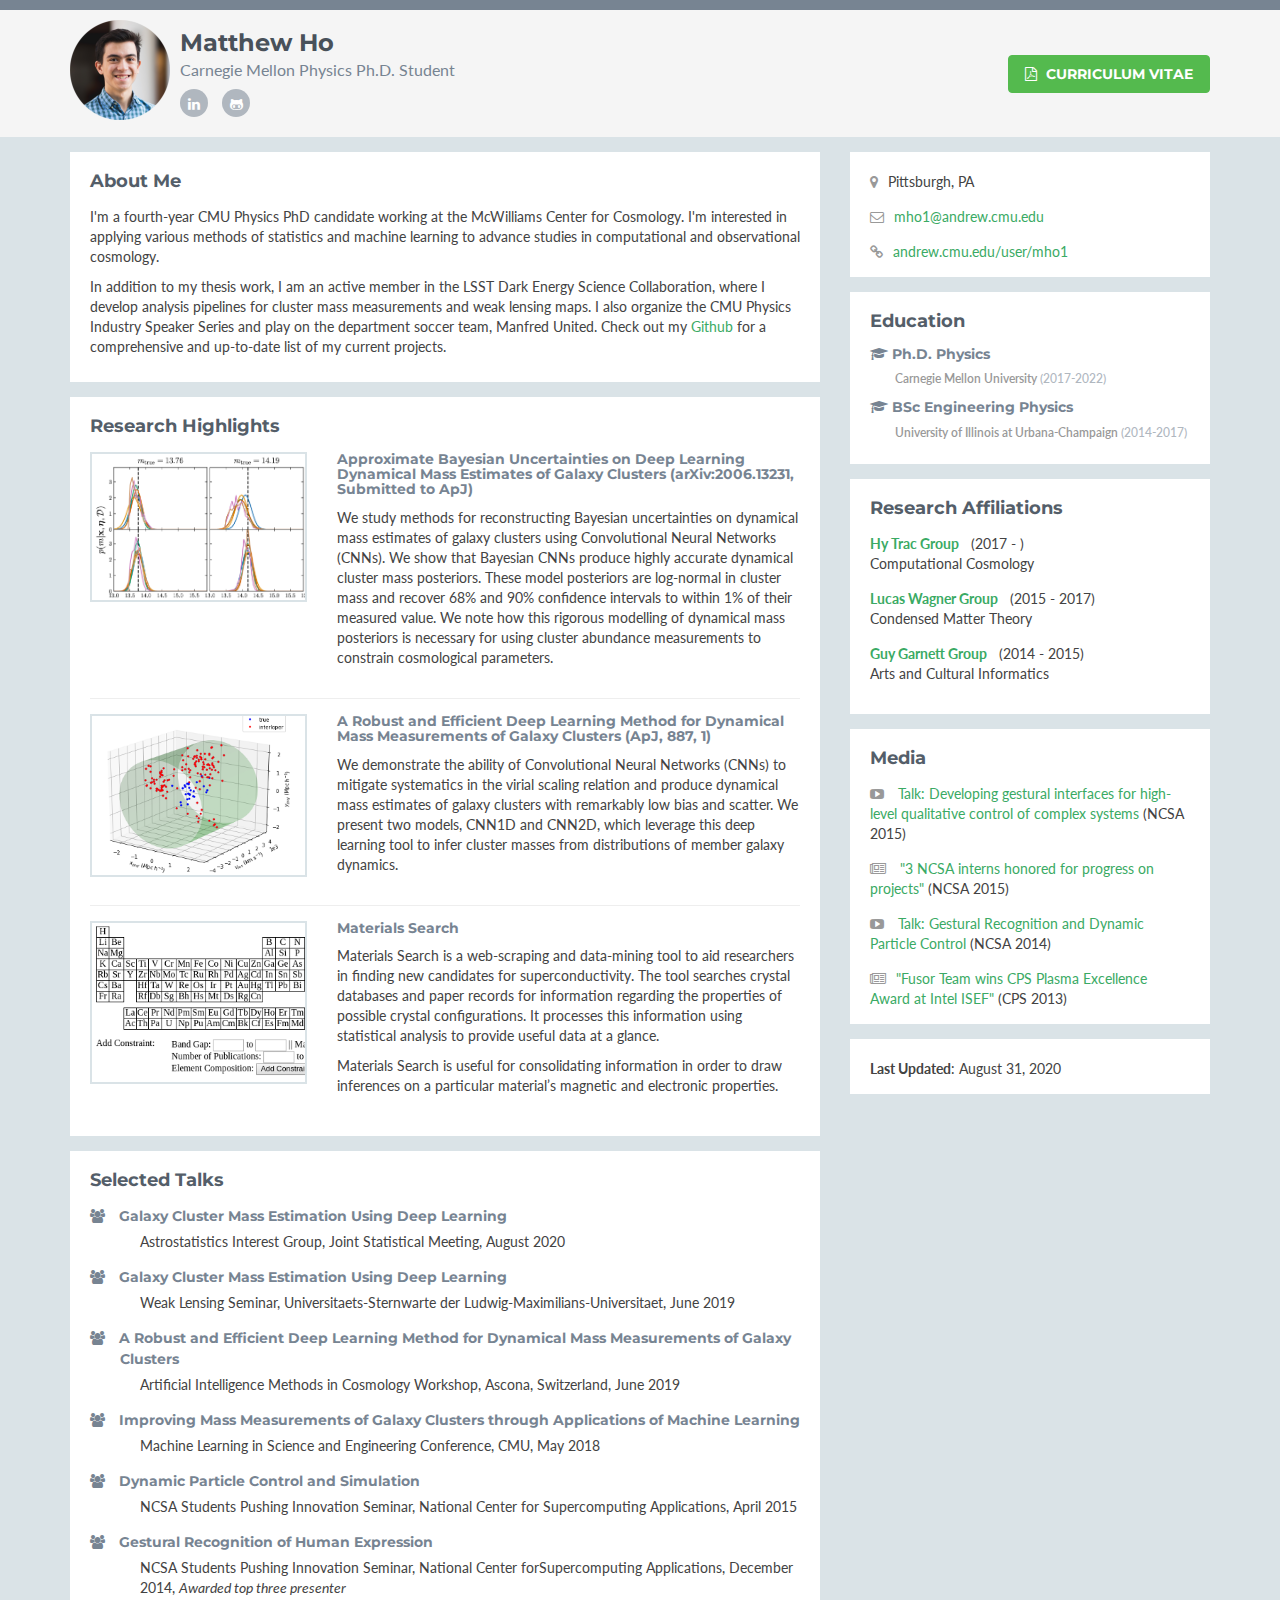
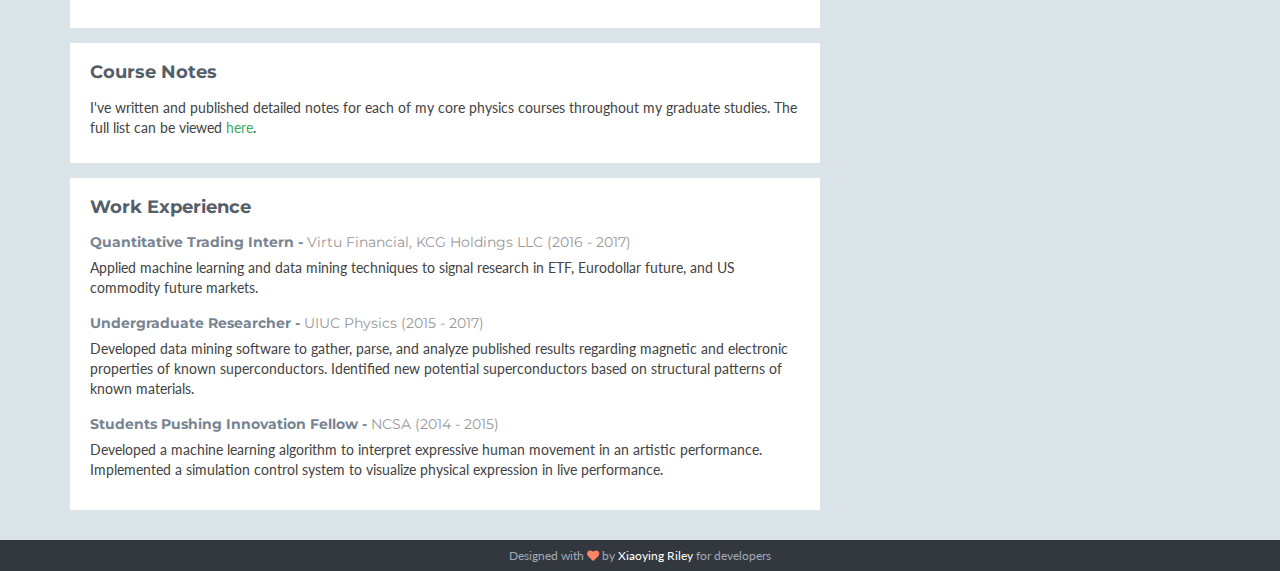
<file: index.html>
<!DOCTYPE html>
<!--[if IE 8]> <html lang="en" class="ie8"> <![endif]-->  
<!--[if IE 9]> <html lang="en" class="ie9"> <![endif]-->  
<!--[if !IE]><!--> <html lang="en"> <!--<![endif]-->  
<head>
    <title>Matthew Ho</title>
    <!-- Meta -->
    <meta charset="utf-8">
    <meta http-equiv="X-UA-Compatible" content="IE=edge">
    <meta name="viewport" content="width=device-width, initial-scale=1.0">
    <!-- <meta name="description" content="Responsive HTML5 Website Landing Page for Developers">
    <meta name="author" content="Xiaoying Riley at 3rd Wave Media">    
    <link rel="shortcut icon" href="favicon.ico">  -->
    <link href='http://fonts.googleapis.com/css?family=Lato:300,400,300italic,400italic' rel='stylesheet' type='text/css'>
    <link href='http://fonts.googleapis.com/css?family=Montserrat:400,700' rel='stylesheet' type='text/css'> 
    <!-- Global CSS -->
    <link rel="stylesheet" href="assets/plugins/bootstrap/css/bootstrap.min.css">   
    <!-- Plugins CSS -->
    <link rel="stylesheet" href="assets/plugins/font-awesome/css/font-awesome.css">
    
    <!-- Theme CSS -->  
    <link id="theme-style" rel="stylesheet" href="assets/css/styles.css">
    <!-- HTML5 shim and Respond.js for IE8 support of HTML5 elements and media queries -->
    <!--[if lt IE 9]>
      <script src="https://oss.maxcdn.com/html5shiv/3.7.2/html5shiv.min.js"></script>
      <script src="https://oss.maxcdn.com/respond/1.4.2/respond.min.js"></script>
    <![endif]-->
    
</head> 

<body>
    <!-- ******HEADER****** --> 
    <header class="header">
        <div class="container">                       
            <img class="profile-image img-responsive pull-left" src="assets/images/matt.png" alt="Matt Ho" />
            <div class="profile-content pull-left">
                <h1 class="name">Matthew Ho</h1>
                <h2 class="desc">Carnegie Mellon Physics Ph.D. Student</h2>   
                <ul class="social list-inline">
                    <li><a href="https://www.linkedin.com/in/matthewho3/"><i class="fa fa-linkedin"></i></a></li>
                    <li><a href="https://github.com/maho3"><i class="fa fa-github-alt"></i></a></li>               
                </ul> 
            </div><!--//profile-->
            <a class="btn btn-cta-primary pull-right" href="assets/doc/Ho_Matthew_CV.pdf" target="_blank"><i class="fa fa-file-pdf-o"></i> Curriculum Vitae </a>              
        </div><!--//container-->
    </header><!--//header-->
    
    <div class="container sections-wrapper">
        <div class="row">
            <div class="primary col-md-8 col-sm-12 col-xs-12">
                <section class="about section">
                    <div class="section-inner">
                        <h2 class="heading">About Me</h2>
                        <div class="content">
				<p> I'm a fourth-year CMU Physics PhD candidate working at the McWilliams Center for Cosmology. I'm interested in applying various methods of statistics and machine learning to advance studies in computational and observational cosmology. </p>
                            <p>In addition to my thesis work, I am an active member in the LSST Dark Energy Science Collaboration, where I develop analysis pipelines for cluster mass measurements and weak lensing maps. I also organize the CMU Physics Industry Speaker Series and play on the department soccer team, Manfred United. Check out my <a href="https://github.com/maho3" target="_blank">Github</a> for a comprehensive and up-to-date list of my current projects.</p>
                         
                        </div><!--//content-->
                    </div><!--//section-inner-->                 
                </section><!--//section-->
    
               <section class="latest section">
                    <div class="section-inner">
                        <h2 class="heading">Research Highlights</h2>
                        <div class="content">
                            <div class="item row">
                                <a class="col-md-4 col-sm-4 col-xs-12" href="https://ui.adsabs.harvard.edu/abs/2020arXiv200613231H/abstract" target="_blank">
                                <img class="img-responsive project-image" style="border: #DAE3E7 2px solid" src="assets/images/projects/approx_bayes.png" alt="approx_bayes" />
                                </a>
                                <div class="desc col-md-8 col-sm-8 col-xs-12">
                                    <h3 class="title text-left">Approximate Bayesian Uncertainties on Deep Learning Dynamical Mass Estimates of Galaxy Clusters (<a href="https://ui.adsabs.harvard.edu/abs/2020arXiv200613231H/abstract" target="_blank">arXiv:2006.13231</a>, Submitted to ApJ)</h3>
                                    <div class="desc text-left"> 
                                        <p>We study methods for reconstructing Bayesian uncertainties on dynamical mass estimates of galaxy clusters using Convolutional Neural Networks (CNNs). We show that Bayesian CNNs produce highly accurate dynamical cluster mass posteriors. These model posteriors are log-normal in cluster mass and recover 68% and 90% confidence intervals to within 1% of their measured value. We note how this rigorous modelling of dynamical mass posteriors is necessary for using cluster abundance measurements to constrain cosmological parameters.</p>
                                    </div>
                                </div><!--//desc-->                          
                            </div><!--//item--> 
                            <hr class="divider" />  
                            <div class="item row">
                                <a class="col-md-4 col-sm-4 col-xs-12" href="https://ui.adsabs.harvard.edu/abs/2019ApJ...887...25H" target="_blank">
                                <img class="img-responsive project-image" style="border: #DAE3E7 2px solid" src="assets/images/projects/halo_cnn_small.png" alt="halo_cnn" />
                                </a>
                                <div class="desc col-md-8 col-sm-8 col-xs-12">
                                    <h3 class="title text-left">A Robust and Efficient Deep Learning Method for Dynamical Mass Measurements of Galaxy Clusters (<a href="https://ui.adsabs.harvard.edu/abs/2019ApJ...887...25H" target="_blank">ApJ, 887, 1</a>)</h3>
                                    <div class="desc text-left"> 
                                        <p>We demonstrate the ability of Convolutional Neural Networks (CNNs) to mitigate systematics in the virial scaling relation and produce dynamical mass estimates of galaxy clusters with remarkably low bias and scatter. We present two models, CNN1D and CNN2D, which leverage this deep learning tool to infer cluster masses from distributions of member galaxy dynamics.</p>
                                    </div>
                                </div><!--//desc-->                          
                            </div><!--//item--> 
                            <hr class="divider" />
                            
                            <div class="item row">
                                <a class="col-md-4 col-sm-8 col-xs-12" href="https://github.com/maho3/materialsSearch" target="_blank">
                                <img class="img-responsive project-image" style="border: #DAE3E7 2px solid" src="assets/images/projects/materials_search_small.png" alt="gravipillars" />
                                </a>
                                <div class="desc col-sm-8 col-md-8 col-xs-12">
                                    <h3 class="title text-left"><a href="https://github.com/maho3/materialsSearch" target="_blank"> Materials Search </a></h3>
                                    <div class="desc text-left"> 
                                        <p>Materials Search is a web-scraping and data-mining tool to aid researchers in finding new candidates for superconductivity. The tool searches crystal databases and paper records for information regarding the properties of possible crystal configurations. It processes this information using statistical analysis to provide useful data at a glance. </p>
    <p>Materials Search is useful for consolidating information in order to draw inferences on a particular material’s magnetic and electronic properties.</p>
                                    </div><!--//desc--> 
                                </div><!--//desc-->                          
                            </div><!--//item--> 
                                        
                        </div><!--//content-->  
                    </div><!--//section-inner-->                 
                </section><!--//section-->
                <!--
                <section class="projects section">
                    <div class="section-inner">
                        <h2 class="heading">Other Projects</h2>
			Coming soon!
                        <div class="content">
                            <div class="item">
                                <h3 class="title"><a href="#">Project Title Cras Lacus</a></h3>
                                <p class="summary">Provide a brief description of your project. Ut enim ad minima veniam, quis nostrum exercitationem ullam corporis suscipit laboriosam, nisi ut aliquid ex ea commodi consequatu.</p>
                                <p><a class="more-link" href="http://themes.3rdwavemedia.com/website-templates/responsive-bootstrap-theme-for-mobile-apps-delta/" target="_blank"><i class="fa fa-external-link"></i> Find out more</a></p>
                            </div>
                            
                            <a class="btn btn-cta-secondary" href="#">More on CoderWall <i class="fa fa-chevron-right"></i></a>
                            
                        </div> 
                    </div>             
                </section>-->
               <section class="experience section">
                    <div class="section-inner">
                        <h2 class="heading">Selected Talks</h2>
                        <div class="content">
                            <div class="item">
                                <h3 class="title" style="padding-left: 30px; text-indent: -15px"><i class="fa fa-group" style="padding-right: 10px"></i> Galaxy Cluster Mass Estimation Using Deep Learning</h3>
                                <p style="padding-left: 50px"> Astrostatistics Interest Group, Joint Statistical Meeting, August 2020 </p>
                            </div><!--//item-->
                            <div class="item">
                                <h3 class="title" style="padding-left: 30px; text-indent: -15px"><i class="fa fa-group" style="padding-right: 10px"></i> Galaxy Cluster Mass Estimation Using Deep Learning</h3>
                                <p style="padding-left: 50px"> Weak Lensing Seminar, Universitaets-Sternwarte der Ludwig-Maximilians-Universitaet, June 2019 </p>
                            </div><!--//item-->
                            <div class="item">
                                <h3 class="title" style="padding-left: 30px; text-indent: -15px"><i class="fa fa-group" style="padding-right: 10px"></i>  A Robust and Efficient Deep Learning Method for Dynamical Mass Measurements of Galaxy Clusters</h3>
                                <p style="padding-left: 50px"> Artificial Intelligence Methods in Cosmology Workshop, Ascona, Switzerland, June 2019 </p>
                            </div><!--//item-->
                            <div class="item">
                                <h3 class="title" style="padding-left: 30px; text-indent: -15px"><i class="fa fa-group" style="padding-right: 10px"></i>  Improving Mass Measurements of Galaxy Clusters through Applications of Machine Learning</h3>
                                <p style="padding-left: 50px">  Machine Learning in Science and Engineering Conference, CMU, May 2018 </p>
                            </div><!--//item-->
                            <div class="item">
                                <h3 class="title" style="padding-left: 30px; text-indent: -15px"><i class="fa fa-group" style="padding-right: 10px"></i>  Dynamic Particle Control and Simulation</h3>
                                <p style="padding-left: 50px"> NCSA Students Pushing  Innovation Seminar, National Center for Supercomputing Applications, April 2015 </p>
                            </div><!--//item-->
                            <div class="item">
                                <h3 class="title" style="padding-left: 30px; text-indent: -15px"><i class="fa fa-group" style="padding-right: 10px"></i>  Gestural Recognition of Human Expression</h3>
                                <p style="padding-left: 50px">  NCSA Students Pushing Innovation Seminar, National Center forSupercomputing Applications, December 2014, <i>Awarded top three presenter</i> </p>
                            </div><!--//item-->
                            
                        </div><!--//content-->  
                    </div><!--//section-inner-->                 
                </section><!--//section-->
               
                <section class="projects section">
                    <div class="section-inner">
                        <h2 class="heading">Course Notes</h2>
                        <div class="content">
                            <p>I've written and published detailed notes for each of my core physics courses throughout my graduate studies. The full list can be viewed <a href="https://github.com/maho3/course-notes">here</a>.
                            
                        </div><!--//content-->  
                    </div><!--//section-inner-->                 
                </section><!--//section-->
                
                <section class="experience section">
                    <div class="section-inner">
                        <h2 class="heading">Work Experience</h2>
                        <div class="content">
                            <div class="item">
                                <h3 class="title">Quantitative Trading Intern - <span class="place"><a href="#">Virtu Financial, KCG Holdings LLC</a></span> <span class="year">(2016 - 2017)</span></h3>
                                <p>Applied machine learning and data mining techniques to signal research in ETF, Eurodollar future, and US commodity future markets.</p>
                            </div><!--//item-->
                            <div class="item">
                                <h3 class="title">Undergraduate Researcher - <span class="place"><a href="#">UIUC Physics</a></span> <span class="year">(2015 - 2017)</span></h3>
                                <p>Developed data mining software to gather, parse, and analyze published results regarding magnetic and electronic properties of known superconductors. Identified new potential superconductors based on structural patterns of known materials.</p>
                            </div><!--//item-->
                            
                            <div class="item">
                                <h3 class="title">Students Pushing Innovation Fellow - <span class="place"><a href="#">NCSA</a></span> <span class="year">(2014 - 2015)</span></h3>
                                <p>Developed a machine learning algorithm to interpret expressive human movement in an artistic performance. Implemented a simulation control system to visualize physical expression in live performance.</p>
                            </div><!--//item-->
                            
                        </div><!--//content-->  
                    </div><!--//section-inner-->                 
                </section><!--//section-->
            </div><!--//primary-->
            <div class="secondary col-md-4 col-sm-12 col-xs-12">
                 <aside class="info aside section">
                    <div class="section-inner">
                        <h2 class="heading sr-only">Basic Information</h2>
                        <div class="content">
                            <ul class="list-unstyled">
                                <li><i class="fa fa-map-marker"></i><span class="sr-only">Location:</span>Pittsburgh, PA</li>
                                <li><i class="fa fa-envelope-o"></i><span class="sr-only">Email:</span><a href="#">mho1@andrew.cmu.edu</a></li>
                                <li><i class="fa fa-link"></i><span class="sr-only">Website:</span><a href="https://www.andrew.cmu.edu/user/mho1">andrew.cmu.edu/user/mho1</a></li>
                            </ul>
                        </div><!--//content-->  
                    </div><!--//section-inner-->                 
                </aside><!--//aside-->
                
                <aside class="education aside section">
                    <div class="section-inner">
                        <h2 class="heading">Education</h2>
                        <div class="content">
                            <div class="item">                      
                                <h3 class="title"><i class="fa fa-graduation-cap"></i> Ph.D. Physics</h3>
                                <h4 class="university">Carnegie Mellon University <span class="year">(2017-2022)</span></h4>
                            </div><!--//item-->
                            <div class="item">
                                <h3 class="title"><i class="fa fa-graduation-cap"></i> BSc Engineering Physics</h3>
                                <h4 class="university">University of Illinois at Urbana-Champaign <span class="year">(2014-2017)</span></h4>
                            </div><!--//item-->
                        </div><!--//content-->
                    </div><!--//section-inner-->
                </aside><!--//section-->
                            
                <aside class="affiliations aside section">
                    <div class="section-inner">
                        <h2 class="heading">Research Affiliations</h2>
                        <div class="content">
                            <ul class="list-unstyled">
                                <li class="item">
                                    <span class="title"><a href="http://www.andrew.cmu.edu/user/hytrac/home.html" target="_blank"><strong>Hy Trac Group</strong></a></span> &nbsp (2017 - )<br>
				    <span class="level">Computational Cosmology </span>
                                </li><!--//item-->
                                <li class="item">
                                    <span class="title"><a href="http://wagner.physics.illinois.edu/" target="_blank"><strong>Lucas Wagner Group</strong></a></span> &nbsp (2015 - 2017)<br>
				    <span class="level">Condensed Matter Theory</span>
                                </li><!--//item-->
				<li class="item">
                                    <span class="title"><a href="http://edream.illinois.edu/education/fiddler-innovation-fellowship" target="_blank"><strong>Guy Garnett Group</strong></a></span> &nbsp (2014 - 2015)<br>
				    <span class="level">Arts and Cultural Informatics</span>
                                </li><!--//item-->
                            </ul>
                        </div><!--//content-->
                    </div><!--//section-inner-->
                </aside><!--//section-->
                
                
                <aside class="info aside section">
                    <div class="section-inner">
                        <h2 class="heading">Media</h2>
                        <div class="content">
                            <ul class="list-unstyled">
				<li><i class="fa fa-youtube-play"></i> <a href="https://www.youtube.com/watch?v=E_iYQXUGV40" target="_blank"> Talk: Developing gestural interfaces for high-level qualitative control of complex systems</a> (NCSA 2015)</li>
                                <li><i class="fa fa-newspaper-o"></i> <a href="http://www.ncsa.illinois.edu/news/story/3_ncsa_interns_honored_for_progress_on_projects" target="_blank">"3 NCSA interns honored for progress on projects"</a> (NCSA 2015)</li>
				<li><i class="fa fa-youtube-play"></i> <a href="https://www.youtube.com/watch?v=3n-mqe8fx-o" target="_blank"> Talk: Gestural Recognition and Dynamic Particle Control</a> (NCSA 2014)</li>
                                <li><i class="fa fa-newspaper-o"></i><a href="http://www.plasmacoalition.org/plasma_pages/pp_jul2013.htm" target="_blank">"Fusor Team wins CPS Plasma Excellence Award at Intel ISEF"</a> (CPS 2013)</li>
                            </ul>
                        </div><!--//content-->
                    </div><!--//section-inner-->
                </aside><!--//section-->
              <aside class="info aside section">
                    <div class="section-inner">
                        <h2 class="heading sr-only">Last Updated</h2>
                        <div class="content">
                            <b>Last Updated</b>: August 31, 2020
                        </div><!--//content-->  
                    </div><!--//section-inner-->                 
                </aside><!--//aside-->

            </div><!--//secondary-->    
        </div><!--//row-->
    </div><!--//masonry-->
    
    <!-- ******FOOTER****** --> 
    <footer class="footer">
        <div class="container text-center">
                <!--/* This template is released under the Creative Commons Attribution 3.0 License. Please keep the attribution link below when using for your own project. Thank you for your support. :) If you'd like to use the template without the attribution, you can check out other license options via our website: themes.3rdwavemedia.com */-->
                <small class="copyright">Designed with <i class="fa fa-heart"></i> by <a href="http://themes.3rdwavemedia.com" target="_blank">Xiaoying Riley</a> for developers</small>
        </div><!--//container-->
    </footer><!--//footer-->
 
    <!-- Javascript -->          
    <script type="text/javascript" src="assets/plugins/jquery-1.11.3.min.js"></script>
    <script type="text/javascript" src="assets/plugins/bootstrap/js/bootstrap.min.js"></script>    
    <script type="text/javascript" src="assets/plugins/jquery-rss/dist/jquery.rss.min.js"></script> 
</body>
</html>
</file>
<file: assets/css/styles.css>
/*   
 * Template Name: Developer - Responsive Website Template for Developers
 * Version: 1.5
 * Author: Xiaoying Riley
 * Twitter: @3rdwave_themes
 * License: Creative Commons Attribution 3.0 License
 * Website: http://themes.3rdwavemedia.com/
*/
/* ======= Base ======= */
body {
  font-family: 'Lato', arial, sans-serif;
  color: #434343;
  background: #DAE3E7;
  font-size: 14px;
  -webkit-font-smoothing: antialiased;
  -moz-osx-font-smoothing: grayscale;
}
h1,
h2,
h3,
h4,
h5,
h6 {
  font-family: 'Montserrat', sans-serif;
  font-weight: 700;
  color: #778492;
}
a {
  color: #3AAA64;
  -webkit-transition: all 0.4s ease-in-out;
  -moz-transition: all 0.4s ease-in-out;
  -ms-transition: all 0.4s ease-in-out;
  -o-transition: all 0.4s ease-in-out;
}
a:hover {
  text-decoration: underline;
  color: #5f6b77;
  color: #2d844e;
}
a:focus {
  text-decoration: none;
}
.btn,
a.btn {
  -webkit-transition: all 0.4s ease-in-out;
  -moz-transition: all 0.4s ease-in-out;
  -ms-transition: all 0.4s ease-in-out;
  -o-transition: all 0.4s ease-in-out;
  font-family: 'Montserrat', arial, sans-serif;
  padding: 8px 16px;
  font-weight: bold;
}
.btn .fa,
a.btn .fa {
  margin-right: 5px;
}
.btn:focus,
a.btn:focus {
  color: #fff;
}
a.btn-cta-primary,
.btn-cta-primary {
  background: #54ba4e;
  border: 1px solid #54ba4e;
  color: #fff;
  font-weight: 600;
  text-transform: uppercase;
}
a.btn-cta-primary:hover,
.btn-cta-primary:hover {
  background: #49ac43;
  border: 1px solid #49ac43;
  color: #fff;
}
a.btn-cta-secondary,
.btn-cta-secondary {
  background: #479FC8;
  border: 1px solid #479FC8;
  color: #fff;
  font-weight: 600;
  text-transform: uppercase;
}
a.btn-cta-secondary:hover,
.btn-cta-secondary:hover {
  background: #3893bd;
  border: 1px solid #3893bd;
  color: #fff;
}
.text-highlight {
  color: #32383e;
}
.label-theme {
  background: #3AAA64;
  font-size: 12px;
}
a.dotted-link {
  border-bottom: 1px dotted #778492;
  color: #778492;
}
a.dotted-link:hover {
  text-decoration: none;
  color: #49515a;
}
/*
iframe {

    .header {
        padding: 0;
    }
}

.iframe-wrapper {
    overflow: auto;
    -webkit-overflow-scrolling:touch;
}
*/
/* ======= Header ======= */
.header {
  padding: 10px 0;
  background: #f5f5f5;
  border-top: 10px solid #778492;
}
.header .btn {
  margin-top: 35px;
  font-weight: bold;
}
.header .profile-image {
  margin-right: 10px;
  width: 100px;
}
.header .profile-content .name {
  color: #49515a;
  font-size: 24px;
  margin-bottom: 5px;
  margin-top: 10px;
}
.header .profile-content .desc {
  color: #778492;
  font-family: "Lato", arial, sans-serif;
  font-weight: 400;
  font-size: 16px;
  margin-top: 0;
  margin-bottom: 10px;
}
.header .profile-content .social a {
  background: #b0b7bf;
  width: 28px;
  height: 28px;
  display: inline-block;
  -webkit-border-radius: 50%;
  -moz-border-radius: 50%;
  -ms-border-radius: 50%;
  -o-border-radius: 50%;
  border-radius: 50%;
  -moz-background-clip: padding;
  -webkit-background-clip: padding-box;
  background-clip: padding-box;
  color: #fff;
  text-align: center;
}
.header .profile-content .social a:hover {
  background: #778492;
}
.header .profile-content .social a .fa {
  font-size: 14px;
  padding-top: 8px;
}
/* ======= Sections======= */
.sections-wrapper {
  padding-top: 15px;
  padding-bottom: 15px;
}
.section {
  margin-bottom: 15px;
}
.section .section-inner {
  background: #fff;
  padding: 20px;
  padding-bottom: 15px;
}
.section .heading {
  margin-top: 0;
  margin-bottom: 15px;
  color: #545e69;
  font-size: 18px;
}
.section .content .more-link .fa {
  margin-right: 5px;
  font-size: 12px;
}
/* About Section */
/* Latest Section */
.latest .item {
  margin-bottom: 15px;
}
.latest .item .title {
  font-size: 14px;
  margin-top: 0;
}
.latest .item .title .label {
  margin-left: 5px;
  font-size: 12px;
}
.latest .item .title a {
  color: #778492;
}
.latest .item .title a:hover {
  color: #5f6b77;
}
.latest .item .project-image:hover {
  -webkit-opacity: 0.8;
  -moz-opacity: 0.8;
  opacity: 0.8;
}
.latest .divider {
  margin-bottom: 15px;
}
.latest .featured {
  margin-bottom: 15px;
}
.latest .featured .title {
  margin-bottom: 5px;
  font-size: 14px;
}
.latest .featured .summary {
  margin-bottom: 10px;
  color: #778492;
}
.latest .featured img {
  margin-bottom: 10px;
}
.latest .featured .desc {
  margin-bottom: 10px;
}
.latest .featured-image {
  position: relative;
}
.latest .featured-image .text {
  background: #3AAA64;
  color: #fff;
}
.latest .featured-image .ribbon {
  position: absolute;
  top: -4px;
  right: -4px;
  width: 110px;
  height: 110px;
  overflow: hidden;
}
.latest .featured-image .ribbon .text {
  font-family: 'Montserrat', sans-serif;
  position: relative;
  left: -8px;
  top: 18px;
  width: 158px;
  padding: 10px 10px;
  font-size: 12px;
  font-weight: bold;
  text-align: center;
  text-transform: uppercase;
  color: #fff;
  background-color: #479FC8;
  -webkit-transform: rotate(45deg) translate3d(0, 0, 0);
  -moz-transform: rotate(45deg) translate3d(0, 0, 0);
  -ms-transform: rotate(45deg) translate3d(0, 0, 0);
  -o-transform: rotate(45deg) translate3d(0, 0, 0);
}
.latest .featured-image .ribbon .text:before,
.latest .featured-image .ribbon .text:after {
  content: '';
  position: absolute;
  bottom: -5px;
  border-top: 5px solid #276582;
  border-left: 5px solid transparent;
  border-right: 5px solid transparent;
}
.latest .featured-image .ribbon .text:before {
  left: 0;
}
.latest .featured-image .ribbon .text:after {
  right: 0;
}
/* Projects Section */
.projects .item {
  margin-bottom: 15px;
}
.projects .item .title {
  font-size: 14px;
  margin-top: 0;
  margin-bottom: 15px;
  line-height: 1.5;
}
.projects .item .title a {
  color: #778492;
}
.projects .item .title a:hover {
  color: #5f6b77;
}
/* Work Section */
.experience .item {
  margin-bottom: 15px;
}
.experience .item .title {
  font-size: 14px;
  margin-top: 0;
  margin-bottom: 5px;
  line-height: 1.5;
}
.experience .item .title .place {
  color: #999;
  font-weight: normal;
}
.experience .item .title .place a {
  color: #999;
}
.experience .item .title .place a:hover {
  color: #666666;
}
.experience .item .title .year {
  color: #999;
  font-weight: normal;
}
/* Git section */
.github-graph {
  margin-bottom: 30px;
}
.github-graph .js-calendar-graph-svg {
  max-width: 100%;
}
.ghfeed {
  height: 600px;
}
.ghfeed,
.ghfeed *,
.ghfeed *:before,
.ghfeed *:after {
  -webkit-box-sizing: content-box;
  -moz-box-sizing: content-box;
  box-sizing: content-box;
}
/* Info Section */
.info .fa {
  margin-right: 10px;
  color: #999;
}
.info .fa.fa-envelope-o {
  font-size: 14px;
}
.info ul {
  margin-bottom: 0;
}
.info li {
  margin-bottom: 15px;
}
.info li:last-child {
  margin-bottom: 0;
}
/* Skills Section */
.skills .intro {
  margin-bottom: 30px;
}
.skills .skillset .item {
  margin-bottom: 30px;
}
.skills .skillset .level-title {
  font-size: 16px;
  position: relative;
  margin-top: 0;
  margin-bottom: 10;
}
.skills .skillset .level-title .level-label {
  color: #ccd1d6;
  font-size: 14px;
  font-weight: 400;
  font-family: "Lato", arial, sans-serif;
  position: absolute;
  right: 0;
  top: 0;
}
.skills .skillset .level-bar {
  height: 15px;
  background: #e8e8e8;
}
.skills .skillset .level-bar-inner {
  height: 15px;
  background: #66cb8c;
}
/* Testimonials section */
.testimonials .item {
  margin-bottom: 30px;
}
.testimonials .item:last-child {
  margin-bottom: 0;
}
.testimonials .item .quote {
  color: #666;
  font-size: 16px;
  border-left-color: #9fdeb7;
  margin-bottom: 15px;
}
.testimonials .item .quote .fa {
  color: #79d19a;
  margin-right: 15px;
}
.testimonials .item .source {
  font-size: 14px;
  padding-left: 30px;
  font-weight: 500;
}
.testimonials .item .source .name {
  color: #939ea9;
  font-weight: 600;
}
.testimonials .item .source .title {
  color: #999;
}
/* Education section */
.education .item {
  margin-bottom: 15px;
}
.education .item:last-child {
  margin-bottom: 0;
}
.education .item .title {
  font-size: 14px;
  margin-top: 0;
}
.education .item .university {
  font-family: "Lato", arial, sans-serif;
  font-size: 12px;
  color: #999;
  font-weight: 600;
  padding-left: 25px;
}
.education .item .university .year {
  color: #b0b7bf;
  font-weight: 500;
}
/* Affiliation Section */
.affiliations .item {
  margin-bottom: 15px;
}
.languages .item .title {
  color: #778492;
}
.languages .item .level {
  color: #999;
}
.languages .item:last-child {
  margin-bottom: 0;
}
.languages .item .fa {
  color: #79d19a;
}
/* Blog Section */
.blog .item {
  margin-bottom: 30px;
}
.blog .item .title {
  font-size: 14px;
  line-height: 1.3;
}
.blog .item .title a {
  color: #778492;
}
.blog .item .title a:hover {
  color: #5f6b77;
}
.blog .item:last-child {
  margin-bottom: 0;
}
/* List section */
.list ul li {
  margin-bottom: 10px;
  color: #778492;
}
.list ul li .fa {
  margin-right: 5px;
  color: #778492;
}
.list ul li a {
  color: #49515a;
}
.list ul li a:hover {
  color: #778492;
}
/* Credits */
.credits ul li {
  margin-bottom: 10px;
}
.credits ul li .fa {
  margin-right: 5px;
}
.credits ul li a {
  color: #778492;
}
.credits ul li a:hover {
  color: #49515a;
}
.credits .btn {
  margin-bottom: 15px;
}
/* ======= Footer ======= */
.footer {
  background: #32383e;
  color: #fff;
  padding: 5px 0;
}
.footer .copyright {
  line-height: 1.6;
  color: #a1aab4;
  font-size: 12px;
}
.footer a {
  color: #fff;
}
.footer .fa-heart {
  color: #fb866a;
}


/* Extra small devices (phones, less than 768px) */
@media (max-width: 767px) {
  .header {
    text-align: center;
  }
  .header .profile-image {
    float: none !important;
    margin: 0 auto;
  }
  .header .profile-content {
    float: none !important;
    text-align: center;
  }
  .header .btn {
    margin-top: 30px;
    float: none !important;
  }
  .project-image {
    margin-bottom: 15px;
  }
}
/* Small devices (tablets, 768px and up) */
/* Medium devices (desktops, 992px and up) */
/* Large devices (large desktops, 1200px and up) */
/* Ex-Large devices (large desktops, 1200px and up) */
@media (min-width: 1400px) {
  .container {
    width: 1360px;
  }
}
</file>
